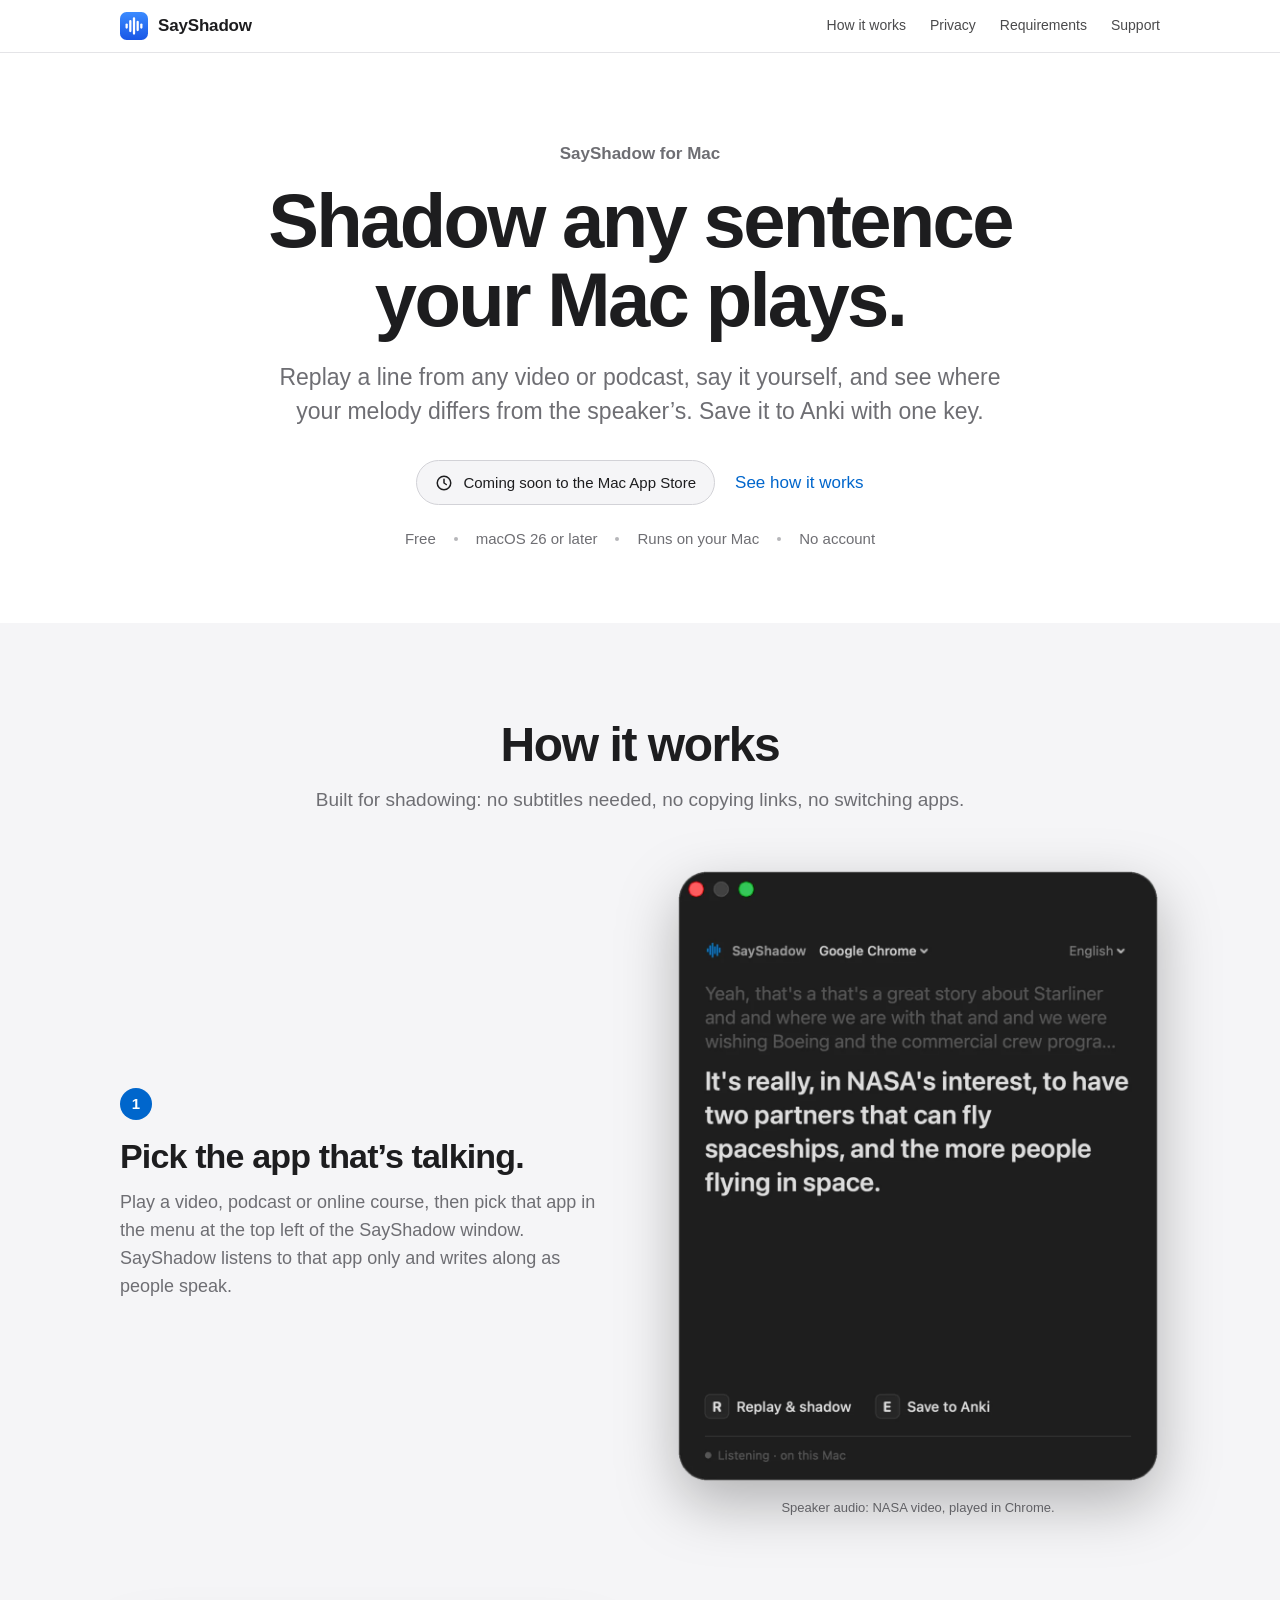
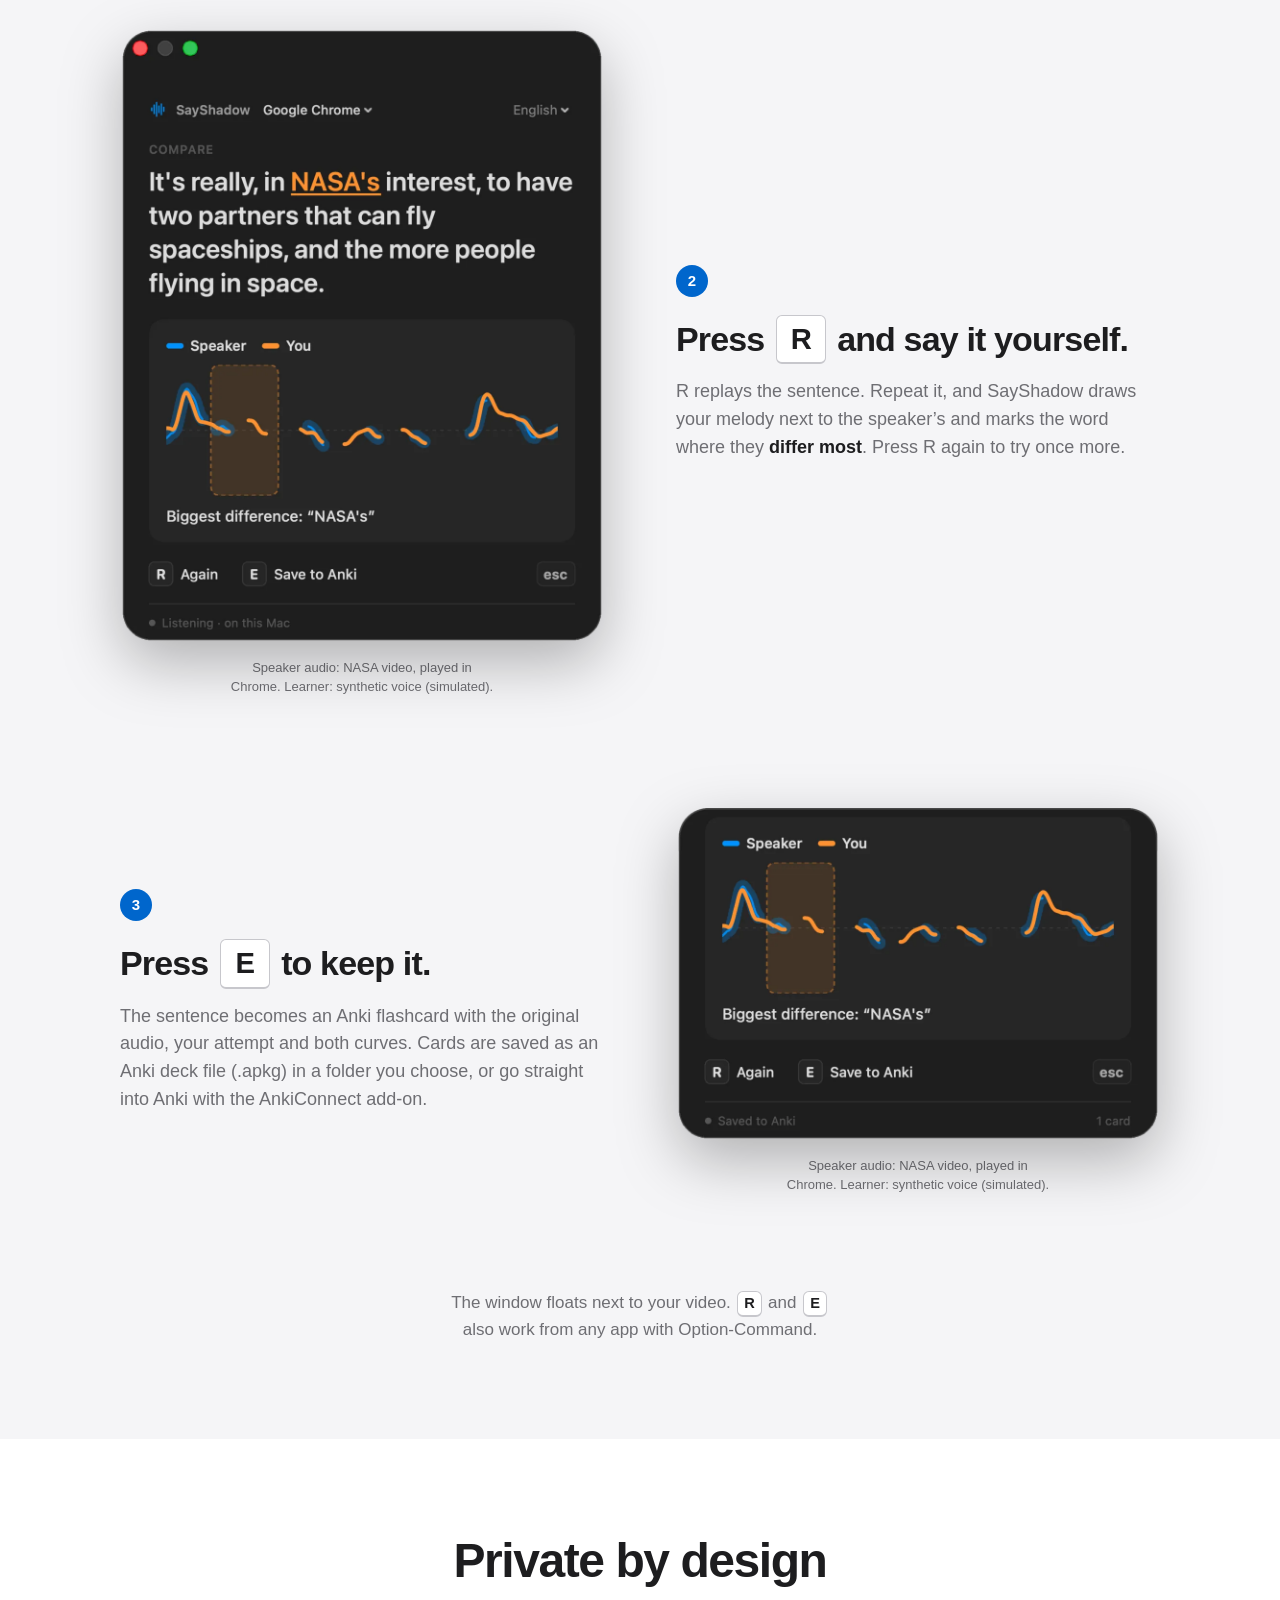
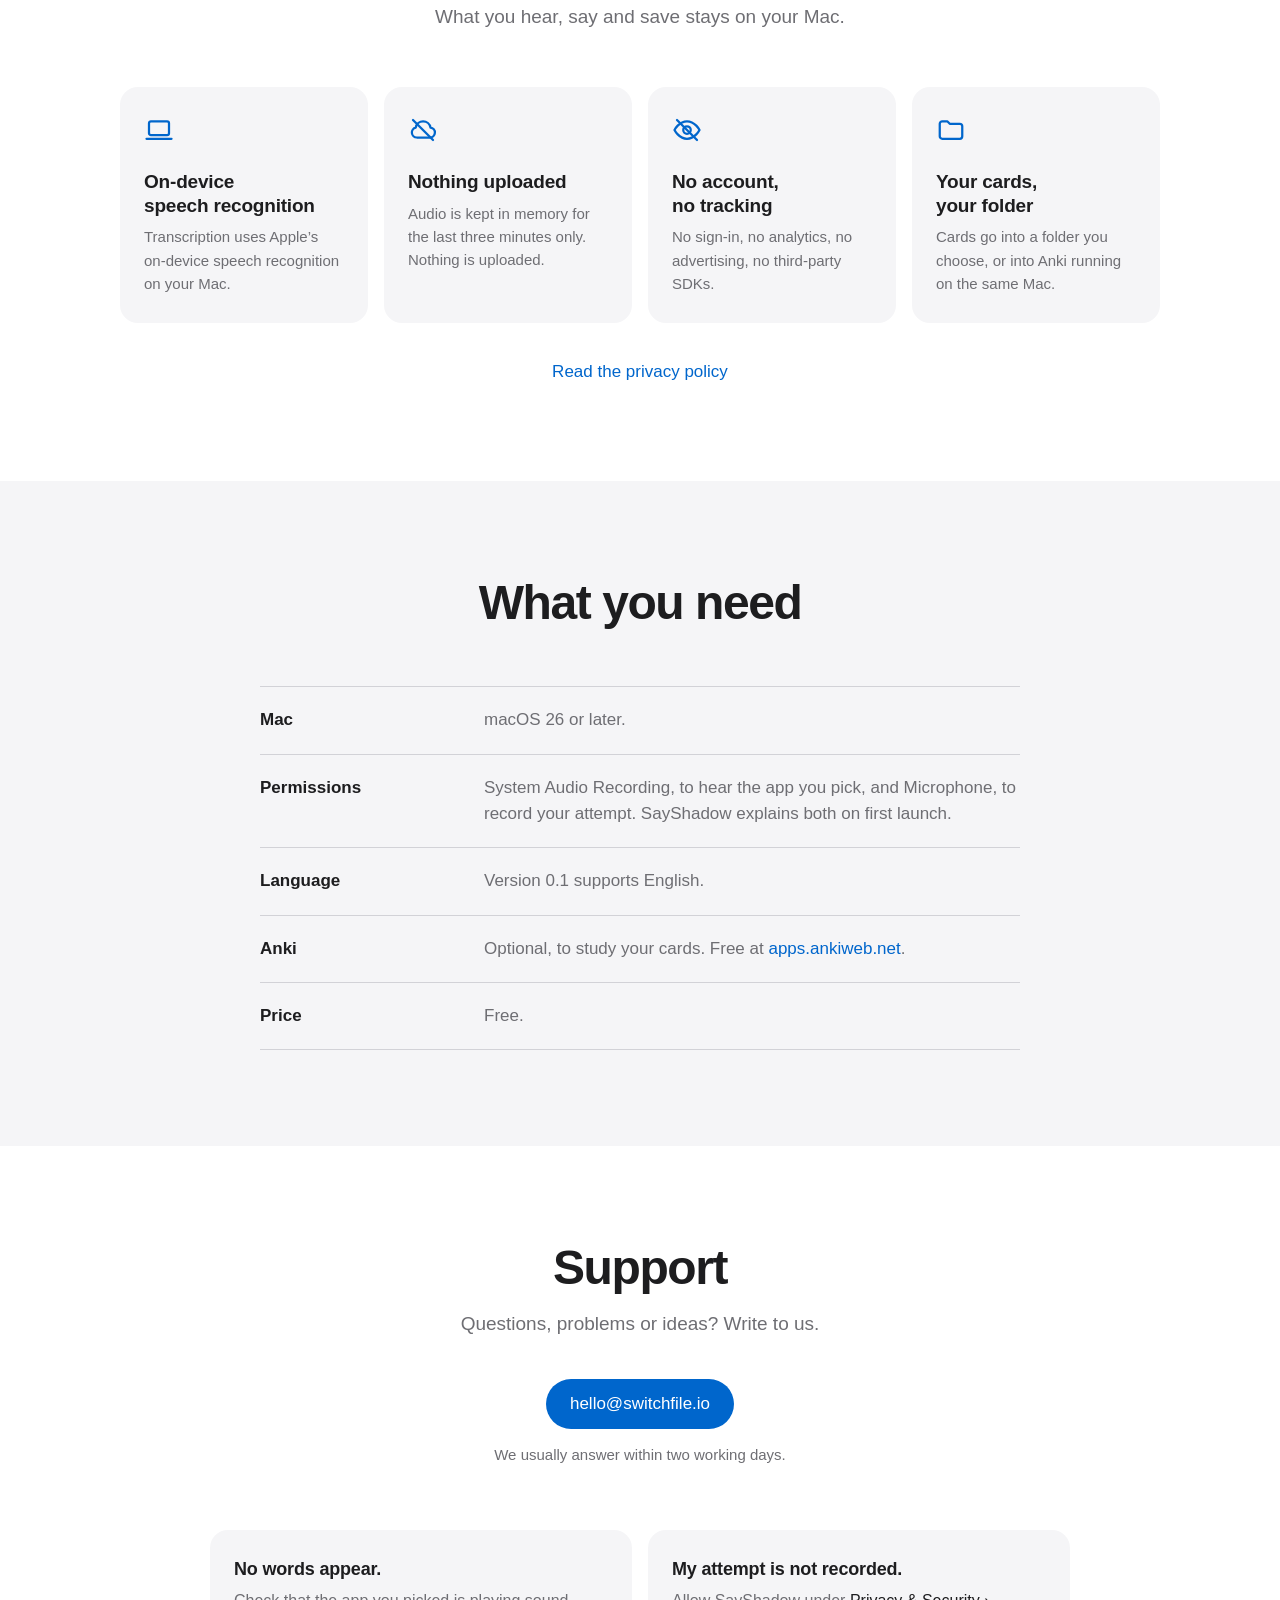
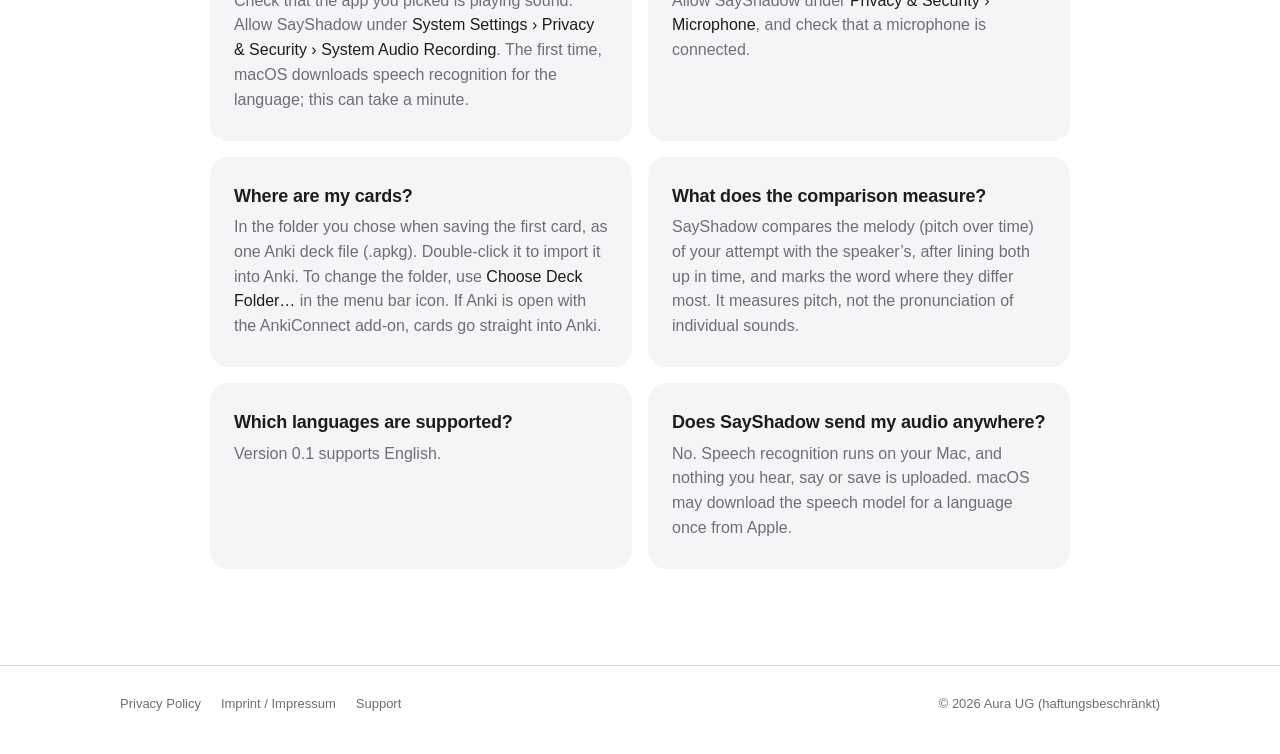
<file: index.html>
<!doctype html>
<html lang="en">
<head>
<meta charset="utf-8">
<meta name="viewport" content="width=device-width, initial-scale=1">
<title>SayShadow – Shadow any sentence your Mac plays</title>
<meta name="description" content="SayShadow for Mac: replay a line from any video or podcast, say it yourself and see where your melody differs from the speaker's. Save it to Anki with one key. Free, on-device, no account.">
<meta name="color-scheme" content="light dark">
<meta name="theme-color" content="#ffffff" media="(prefers-color-scheme: light)">
<meta name="theme-color" content="#000000" media="(prefers-color-scheme: dark)">
<link rel="canonical" href="https://florainx.github.io/sayshadow/">
<link rel="icon" type="image/svg+xml" href="data:image/svg+xml,%3Csvg xmlns='http://www.w3.org/2000/svg' viewBox='0 0 32 32'%3E%3Cdefs%3E%3ClinearGradient id='g' x1='0' y1='0' x2='0' y2='1'%3E%3Cstop offset='0' stop-color='%233b8bff'/%3E%3Cstop offset='1' stop-color='%231957e6'/%3E%3C/linearGradient%3E%3C/defs%3E%3Crect width='32' height='32' rx='7.5' fill='url(%23g)'/%3E%3Cg fill='%23fff'%3E%3Crect x='6.3' y='13' width='2.6' height='6' rx='1.3'/%3E%3Crect x='10.5' y='9' width='2.6' height='14' rx='1.3'/%3E%3Crect x='14.7' y='6' width='2.6' height='20' rx='1.3'/%3E%3Crect x='18.9' y='10' width='2.6' height='12' rx='1.3'/%3E%3Crect x='23.1' y='13' width='2.6' height='6' rx='1.3'/%3E%3C/g%3E%3C/svg%3E">
<meta property="og:type" content="website">
<meta property="og:site_name" content="SayShadow">
<meta property="og:title" content="SayShadow – Shadow any sentence your Mac plays">
<meta property="og:description" content="Replay a line from any video or podcast, say it yourself and see where your melody differs from the speaker's. Save it to Anki with one key.">
<meta property="og:url" content="https://florainx.github.io/sayshadow/">
<meta property="og:image" content="https://florainx.github.io/sayshadow/assets/og.jpg">
<meta property="og:image:width" content="1200">
<meta property="og:image:height" content="750">
<meta property="og:image:alt" content="The SayShadow window writing along with a video played in Chrome.">
<meta name="twitter:card" content="summary_large_image">
<link rel="stylesheet" href="style.css">
</head>
<body>
<a class="skip" href="#main">Skip to content</a>

<header class="site-header">
  <div class="wrap">
    <a class="brand" href="./" aria-label="SayShadow home">
      <svg viewBox="0 0 32 32" aria-hidden="true"><defs><linearGradient id="logo-g" x1="0" y1="0" x2="0" y2="1"><stop offset="0" stop-color="#3b8bff"/><stop offset="1" stop-color="#1957e6"/></linearGradient></defs><rect width="32" height="32" rx="7.5" fill="url(#logo-g)"/><g fill="#fff"><rect x="6.3" y="13" width="2.6" height="6" rx="1.3"/><rect x="10.5" y="9" width="2.6" height="14" rx="1.3"/><rect x="14.7" y="6" width="2.6" height="20" rx="1.3"/><rect x="18.9" y="10" width="2.6" height="12" rx="1.3"/><rect x="23.1" y="13" width="2.6" height="6" rx="1.3"/></g></svg>
      SayShadow
    </a>
    <nav class="site-nav" aria-label="Main">
      <a href="#how">How it works</a>
      <a href="#privacy">Privacy</a>
      <a href="#requirements">Requirements</a>
      <a class="keep" href="#support">Support</a>
    </nav>
  </div>
</header>

<main id="main">
  <div class="hero wrap">
    <p class="eyebrow">SayShadow for Mac</p>
    <h1>Shadow any sentence your Mac plays.</h1>
    <p class="lede">Replay a line from any video or podcast, say it yourself, and see where your melody differs from the speaker’s. Save it to Anki with one key.</p>
    <div class="hero-meta">
      <span class="badge">
        <svg viewBox="0 0 24 24" fill="none" stroke="currentColor" stroke-width="2" stroke-linecap="round" stroke-linejoin="round" aria-hidden="true"><circle cx="12" cy="12" r="9"/><path d="M12 7v5l3 2"/></svg>
        Coming soon to the Mac App Store
      </span>
      <a href="#how">See how it works</a>
    </div>
    <ul class="facts" aria-label="At a glance">
      <li>Free</li>
      <li>macOS 26 or later</li>
      <li>Runs on your Mac</li>
      <li>No account</li>
    </ul>
  </div>

  <section id="how" class="alt" aria-labelledby="how-title">
    <div class="wrap">
      <div class="section-head">
        <h2 id="how-title">How it works</h2>
        <p>Built for shadowing: no subtitles needed, no copying links, no switching apps.</p>
      </div>
      <ol class="steps">
        <li class="step">
          <div class="step-text">
            <span class="step-num" aria-hidden="true">1</span>
            <h3>Pick the app that’s talking.</h3>
            <p>Play a video, podcast or online course, then pick that app in the menu at the top left of the SayShadow window. SayShadow listens to that app only and writes along as people speak.</p>
          </div>
          <figure class="shot">
            <div class="frame"><img src="assets/win-transcript.webp" width="1000" height="1272" alt="SayShadow window with Google Chrome selected as the source, showing a live transcript. The current sentence reads: It’s really, in NASA’s interest, to have two partners that can fly spaceships, and the more people flying in space."></div>
            <figcaption>Speaker audio: NASA video, played in Chrome.</figcaption>
          </figure>
        </li>
        <li class="step">
          <div class="step-text">
            <span class="step-num" aria-hidden="true">2</span>
            <h3>Press <kbd>R</kbd> and say it yourself.</h3>
            <p>R replays the sentence. Repeat it, and SayShadow draws your melody next to the speaker’s and marks the word where they <strong>differ most</strong>. Press R again to try once more.</p>
          </div>
          <figure class="shot">
            <div class="frame"><img src="assets/win-compare.webp" width="1000" height="1272" loading="lazy" decoding="async" alt="Compare view: the speaker’s pitch curve in blue and the learner’s in orange, drawn on top of each other. The word NASA’s is highlighted as the biggest difference."></div>
            <figcaption>Speaker audio: NASA video, played in Chrome. Learner: synthetic voice (simulated).</figcaption>
          </figure>
        </li>
        <li class="step">
          <div class="step-text">
            <span class="step-num" aria-hidden="true">3</span>
            <h3>Press <kbd>E</kbd> to keep it.</h3>
            <p>The sentence becomes an Anki flashcard with the original audio, your attempt and both curves. Cards are saved as an Anki deck file (.apkg) in a folder you choose, or go straight into Anki with the AnkiConnect add-on.</p>
          </div>
          <figure class="shot">
            <div class="frame"><img src="assets/win-saved.webp" width="1000" height="688" loading="lazy" decoding="async" alt="Lower part of the compare view after pressing E: both pitch curves, the keys Again and Save to Anki, and the status line Saved to Anki, 1 card."></div>
            <figcaption>Speaker audio: NASA video, played in Chrome. Learner: synthetic voice (simulated).</figcaption>
          </figure>
        </li>
      </ol>
      <p class="tip">The window floats next to your video. <kbd>R</kbd> and <kbd>E</kbd> also work from any app with <span class="nowrap">Option-Command</span>.</p>
    </div>
  </section>

  <section id="privacy" aria-labelledby="privacy-title">
    <div class="wrap">
      <div class="section-head">
        <h2 id="privacy-title">Private by design</h2>
        <p>What you hear, say and save stays on your Mac.</p>
      </div>
      <div class="grid">
        <div class="card">
          <svg viewBox="0 0 24 24" fill="none" stroke="currentColor" stroke-width="1.8" stroke-linecap="round" stroke-linejoin="round" aria-hidden="true"><rect x="4" y="5" width="16" height="11" rx="1.5"/><path d="M2 19h20"/></svg>
          <h3>On-device speech recognition</h3>
          <p>Transcription uses Apple’s on-device speech recognition on your Mac.</p>
        </div>
        <div class="card">
          <svg viewBox="0 0 24 24" fill="none" stroke="currentColor" stroke-width="1.8" stroke-linecap="round" stroke-linejoin="round" aria-hidden="true"><path d="M7 18h10.5a4 4 0 0 0 .5-7.97A6 6 0 0 0 6.2 10.1 4 4 0 0 0 7 18z"/><path d="M4 4l16 16"/></svg>
          <h3>Nothing uploaded</h3>
          <p>Audio is kept in memory for the last three minutes only. Nothing is uploaded.</p>
        </div>
        <div class="card">
          <svg viewBox="0 0 24 24" fill="none" stroke="currentColor" stroke-width="1.8" stroke-linecap="round" stroke-linejoin="round" aria-hidden="true"><path d="M2 12s3.5-7 10-7 10 7 10 7-3.5 7-10 7S2 12 2 12z"/><circle cx="12" cy="12" r="3"/><path d="M4 4l16 16"/></svg>
          <h3>No account, no tracking</h3>
          <p>No sign-in, no analytics, no advertising, no third-party SDKs.</p>
        </div>
        <div class="card">
          <svg viewBox="0 0 24 24" fill="none" stroke="currentColor" stroke-width="1.8" stroke-linecap="round" stroke-linejoin="round" aria-hidden="true"><path d="M3 7a2 2 0 0 1 2-2h4l2 2h8a2 2 0 0 1 2 2v8a2 2 0 0 1-2 2H5a2 2 0 0 1-2-2z"/></svg>
          <h3>Your cards, your folder</h3>
          <p>Cards go into a folder you choose, or into Anki running on the same Mac.</p>
        </div>
      </div>
      <p class="more"><a href="privacy.html">Read the privacy policy</a></p>
    </div>
  </section>

  <section id="requirements" class="alt" aria-labelledby="req-title">
    <div class="wrap">
      <div class="section-head">
        <h2 id="req-title">What you need</h2>
      </div>
      <dl class="specs">
        <div><dt>Mac</dt><dd>macOS 26 or later.</dd></div>
        <div><dt>Permissions</dt><dd>System Audio Recording, to hear the app you pick, and Microphone, to record your attempt. SayShadow explains both on first launch.</dd></div>
        <div><dt>Language</dt><dd>Version 0.1 supports English.</dd></div>
        <div><dt>Anki</dt><dd>Optional, to study your cards. Free at <a href="https://apps.ankiweb.net/">apps.ankiweb.net</a>.</dd></div>
        <div><dt>Price</dt><dd>Free.</dd></div>
      </dl>
    </div>
  </section>

  <section id="support" aria-labelledby="support-title">
    <div class="wrap">
      <div class="section-head">
        <h2 id="support-title">Support</h2>
        <p>Questions, problems or ideas? Write to us.</p>
      </div>
      <div class="contact">
        <a class="button" href="mailto:hello@switchfile.io?subject=SayShadow">hello@switchfile.io</a>
        <p>We usually answer within two working days.</p>
      </div>
      <h2 class="visually-hidden" id="faq-title">Common questions</h2>
      <div class="faq" role="list" aria-labelledby="faq-title">
        <div class="card" role="listitem">
          <h3>No words appear.</h3>
          <p>Check that the app you picked is playing sound. Allow SayShadow under <i>System Settings › Privacy &amp; Security › System Audio Recording</i>. The first time, macOS downloads speech recognition for the language; this can take a minute.</p>
        </div>
        <div class="card" role="listitem">
          <h3>My attempt is not recorded.</h3>
          <p>Allow SayShadow under <i>Privacy &amp; Security › Microphone</i>, and check that a microphone is connected.</p>
        </div>
        <div class="card" role="listitem">
          <h3>Where are my cards?</h3>
          <p>In the folder you chose when saving the first card, as one Anki deck file (.apkg). Double-click it to import it into Anki. To change the folder, use <i>Choose Deck Folder…</i> in the menu bar icon. If Anki is open with the AnkiConnect add-on, cards go straight into Anki.</p>
        </div>
        <div class="card" role="listitem">
          <h3>What does the comparison measure?</h3>
          <p>SayShadow compares the melody (pitch over time) of your attempt with the speaker’s, after lining both up in time, and marks the word where they differ most. It measures pitch, not the pronunciation of individual sounds.</p>
        </div>
        <div class="card" role="listitem">
          <h3>Which languages are supported?</h3>
          <p>Version 0.1 supports English.</p>
        </div>
        <div class="card" role="listitem">
          <h3>Does SayShadow send my audio anywhere?</h3>
          <p>No. Speech recognition runs on your Mac, and nothing you hear, say or save is uploaded. macOS may download the speech model for a language once from Apple.</p>
        </div>
      </div>
    </div>
  </section>
</main>

<footer class="site-footer">
  <div class="wrap">
    <nav aria-label="Legal">
      <a href="privacy.html">Privacy Policy</a>
      <a href="imprint.html">Imprint / Impressum</a>
      <a href="#support">Support</a>
    </nav>
    <p>© 2026 Aura UG (haftungsbeschränkt)</p>
  </div>
</footer>
</body>
</html>
</file>
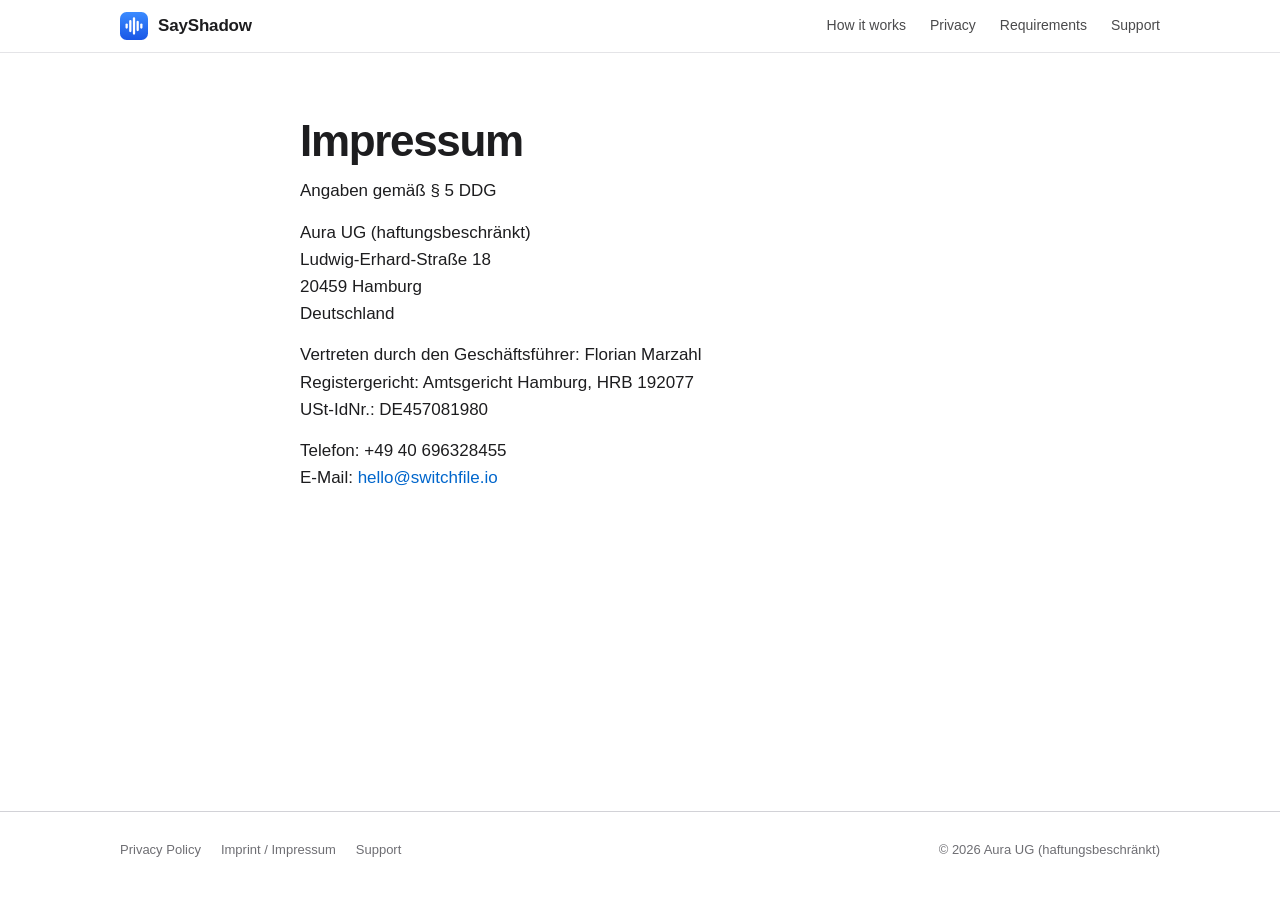
<file: imprint.html>
<!doctype html>
<html lang="de"><head><meta charset="utf-8"><meta name="viewport" content="width=device-width, initial-scale=1">
<title>SayShadow – Impressum</title>
<meta name="color-scheme" content="light dark">
<meta name="theme-color" content="#ffffff" media="(prefers-color-scheme: light)">
<meta name="theme-color" content="#000000" media="(prefers-color-scheme: dark)">
<link rel="canonical" href="https://florainx.github.io/sayshadow/imprint.html">
<link rel="icon" type="image/svg+xml" href="data:image/svg+xml,%3Csvg xmlns='http://www.w3.org/2000/svg' viewBox='0 0 32 32'%3E%3Cdefs%3E%3ClinearGradient id='g' x1='0' y1='0' x2='0' y2='1'%3E%3Cstop offset='0' stop-color='%233b8bff'/%3E%3Cstop offset='1' stop-color='%231957e6'/%3E%3C/linearGradient%3E%3C/defs%3E%3Crect width='32' height='32' rx='7.5' fill='url(%23g)'/%3E%3Cg fill='%23fff'%3E%3Crect x='6.3' y='13' width='2.6' height='6' rx='1.3'/%3E%3Crect x='10.5' y='9' width='2.6' height='14' rx='1.3'/%3E%3Crect x='14.7' y='6' width='2.6' height='20' rx='1.3'/%3E%3Crect x='18.9' y='10' width='2.6' height='12' rx='1.3'/%3E%3Crect x='23.1' y='13' width='2.6' height='6' rx='1.3'/%3E%3C/g%3E%3C/svg%3E">
<link rel="stylesheet" href="style.css">
</head><body>
<a class="skip" href="#main" lang="en">Skip to content</a>

<header class="site-header" lang="en">
  <div class="wrap">
    <a class="brand" href="./" aria-label="SayShadow home">
      <svg viewBox="0 0 32 32" aria-hidden="true"><defs><linearGradient id="logo-g" x1="0" y1="0" x2="0" y2="1"><stop offset="0" stop-color="#3b8bff"/><stop offset="1" stop-color="#1957e6"/></linearGradient></defs><rect width="32" height="32" rx="7.5" fill="url(#logo-g)"/><g fill="#fff"><rect x="6.3" y="13" width="2.6" height="6" rx="1.3"/><rect x="10.5" y="9" width="2.6" height="14" rx="1.3"/><rect x="14.7" y="6" width="2.6" height="20" rx="1.3"/><rect x="18.9" y="10" width="2.6" height="12" rx="1.3"/><rect x="23.1" y="13" width="2.6" height="6" rx="1.3"/></g></svg>
      SayShadow
    </a>
    <nav class="site-nav" aria-label="Main">
      <a href="./#how">How it works</a>
      <a href="./#privacy">Privacy</a>
      <a href="./#requirements">Requirements</a>
      <a class="keep" href="./#support">Support</a>
    </nav>
  </div>
</header>

<main id="main" class="legal">
<h1>Impressum</h1>
<p>Angaben gemäß § 5 DDG</p>
<p>Aura UG (haftungsbeschränkt)<br>Ludwig-Erhard-Straße 18<br>20459 Hamburg<br>Deutschland</p>
<p>Vertreten durch den Geschäftsführer: Florian Marzahl<br>Registergericht: Amtsgericht Hamburg, HRB 192077<br>USt-IdNr.: DE457081980</p>
<p>Telefon: +49 40 696328455<br>E-Mail: <a href="mailto:hello@switchfile.io">hello@switchfile.io</a></p>
</main>

<footer class="site-footer" lang="en">
  <div class="wrap">
    <nav aria-label="Legal">
      <a href="privacy.html">Privacy Policy</a>
      <a href="imprint.html">Imprint / Impressum</a>
      <a href="./#support">Support</a>
    </nav>
    <p>© 2026 Aura UG (haftungsbeschränkt)</p>
  </div>
</footer>
</body></html>
</file>
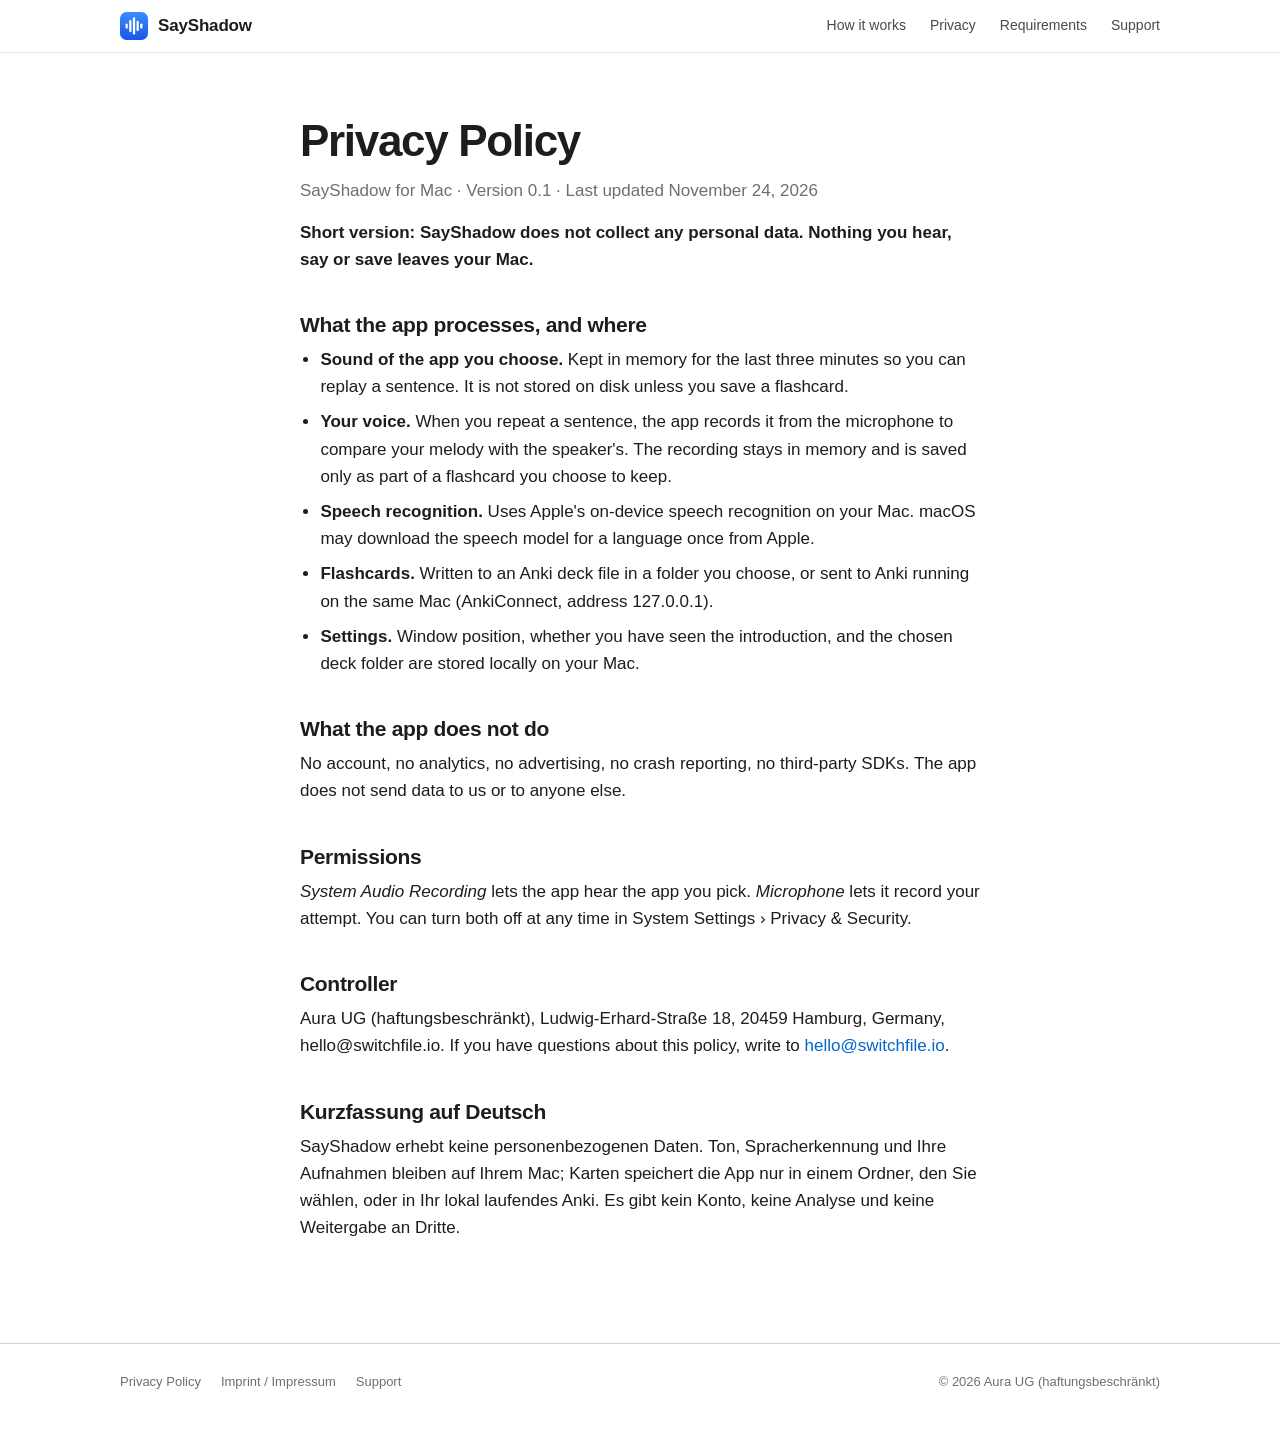
<file: privacy.html>
<!doctype html>
<html lang="en"><head><meta charset="utf-8"><meta name="viewport" content="width=device-width, initial-scale=1">
<title>SayShadow – Privacy Policy</title>
<meta name="color-scheme" content="light dark">
<meta name="theme-color" content="#ffffff" media="(prefers-color-scheme: light)">
<meta name="theme-color" content="#000000" media="(prefers-color-scheme: dark)">
<link rel="canonical" href="https://florainx.github.io/sayshadow/privacy.html">
<link rel="icon" type="image/svg+xml" href="data:image/svg+xml,%3Csvg xmlns='http://www.w3.org/2000/svg' viewBox='0 0 32 32'%3E%3Cdefs%3E%3ClinearGradient id='g' x1='0' y1='0' x2='0' y2='1'%3E%3Cstop offset='0' stop-color='%233b8bff'/%3E%3Cstop offset='1' stop-color='%231957e6'/%3E%3C/linearGradient%3E%3C/defs%3E%3Crect width='32' height='32' rx='7.5' fill='url(%23g)'/%3E%3Cg fill='%23fff'%3E%3Crect x='6.3' y='13' width='2.6' height='6' rx='1.3'/%3E%3Crect x='10.5' y='9' width='2.6' height='14' rx='1.3'/%3E%3Crect x='14.7' y='6' width='2.6' height='20' rx='1.3'/%3E%3Crect x='18.9' y='10' width='2.6' height='12' rx='1.3'/%3E%3Crect x='23.1' y='13' width='2.6' height='6' rx='1.3'/%3E%3C/g%3E%3C/svg%3E">
<link rel="stylesheet" href="style.css">
</head>
<body>
<a class="skip" href="#main">Skip to content</a>

<header class="site-header">
  <div class="wrap">
    <a class="brand" href="./" aria-label="SayShadow home">
      <svg viewBox="0 0 32 32" aria-hidden="true"><defs><linearGradient id="logo-g" x1="0" y1="0" x2="0" y2="1"><stop offset="0" stop-color="#3b8bff"/><stop offset="1" stop-color="#1957e6"/></linearGradient></defs><rect width="32" height="32" rx="7.5" fill="url(#logo-g)"/><g fill="#fff"><rect x="6.3" y="13" width="2.6" height="6" rx="1.3"/><rect x="10.5" y="9" width="2.6" height="14" rx="1.3"/><rect x="14.7" y="6" width="2.6" height="20" rx="1.3"/><rect x="18.9" y="10" width="2.6" height="12" rx="1.3"/><rect x="23.1" y="13" width="2.6" height="6" rx="1.3"/></g></svg>
      SayShadow
    </a>
    <nav class="site-nav" aria-label="Main">
      <a href="./#how">How it works</a>
      <a href="./#privacy">Privacy</a>
      <a href="./#requirements">Requirements</a>
      <a class="keep" href="./#support">Support</a>
    </nav>
  </div>
</header>

<main id="main" class="legal">
<h1>Privacy Policy</h1>
<p class="muted">SayShadow for Mac · Version 0.1 · Last updated November 24, 2026</p>

<p><b>Short version: SayShadow does not collect any personal data. Nothing you hear, say or save leaves your Mac.</b></p>

<h2>What the app processes, and where</h2>
<ul>
<li><b>Sound of the app you choose.</b> Kept in memory for the last three minutes so you can replay a sentence. It is not stored on disk unless you save a flashcard.</li>
<li><b>Your voice.</b> When you repeat a sentence, the app records it from the microphone to compare your melody with the speaker's. The recording stays in memory and is saved only as part of a flashcard you choose to keep.</li>
<li><b>Speech recognition.</b> Uses Apple's on-device speech recognition on your Mac. macOS may download the speech model for a language once from Apple.</li>
<li><b>Flashcards.</b> Written to an Anki deck file in a folder you choose, or sent to Anki running on the same Mac (AnkiConnect, address 127.0.0.1).</li>
<li><b>Settings.</b> Window position, whether you have seen the introduction, and the chosen deck folder are stored locally on your Mac.</li>
</ul>

<h2>What the app does not do</h2>
<p>No account, no analytics, no advertising, no crash reporting, no third-party SDKs. The app does not send data to us or to anyone else.</p>

<h2>Permissions</h2>
<p><i>System Audio Recording</i> lets the app hear the app you pick. <i>Microphone</i> lets it record your attempt. You can turn both off at any time in System Settings › Privacy &amp; Security.</p>

<h2>Controller</h2>
<p>Aura UG (haftungsbeschränkt), Ludwig-Erhard-Straße 18, 20459 Hamburg, Germany, hello@switchfile.io. If you have questions about this policy, write to <a href="mailto:hello@switchfile.io">hello@switchfile.io</a>.</p>

<h2 lang="de">Kurzfassung auf Deutsch</h2>
<p lang="de">SayShadow erhebt keine personenbezogenen Daten. Ton, Spracherkennung und Ihre Aufnahmen bleiben auf Ihrem Mac; Karten speichert die App nur in einem Ordner, den Sie wählen, oder in Ihr lokal laufendes Anki. Es gibt kein Konto, keine Analyse und keine Weitergabe an Dritte.</p>
</main>

<footer class="site-footer">
  <div class="wrap">
    <nav aria-label="Legal">
      <a href="privacy.html">Privacy Policy</a>
      <a href="imprint.html">Imprint / Impressum</a>
      <a href="./#support">Support</a>
    </nav>
    <p>© 2026 Aura UG (haftungsbeschränkt)</p>
  </div>
</footer>
</body></html>
</file>
<file: style.css>
/* SayShadow – gemeinsames Stylesheet für Support, Datenschutz und Impressum */

:root {
  color-scheme: light dark;
  --bg: #ffffff;
  --surface: #f5f5f7;
  --card: #ffffff;
  --fg: #1d1d1f;
  --muted: #6e6e73;
  --line: #d2d2d7;
  --accent: #0066cc;
  --key-bg: #ffffff;
  --key-line: #c7c7cc;
  --shadow: 0 24px 48px -16px rgba(0, 0, 0, .28), 0 8px 16px -8px rgba(0, 0, 0, .18);
  --radius: 18px;
  --wrap: 1080px;
  --gutter: 20px;
}

@media (prefers-color-scheme: dark) {
  :root {
    --bg: #000000;
    --surface: #111113;
    --card: #1c1c1e;
    --fg: #f5f5f7;
    --muted: #a1a1a6;
    --line: #38383a;
    --accent: #2997ff;
    --key-bg: #2c2c2e;
    --key-line: #48484a;
    --shadow: 0 24px 48px -16px rgba(0, 0, 0, .9), 0 0 0 1px rgba(255, 255, 255, .04);
  }
}

*, *::before, *::after { box-sizing: border-box; }

html { -webkit-text-size-adjust: 100%; scroll-behavior: smooth; scroll-padding-top: 72px; }
@media (prefers-reduced-motion: reduce) { html { scroll-behavior: auto; } }

body {
  margin: 0;
  background: var(--bg);
  color: var(--fg);
  font: 17px/1.55 -apple-system, BlinkMacSystemFont, "SF Pro Text", "Segoe UI", Roboto, "Helvetica Neue", Arial, sans-serif;
  -webkit-font-smoothing: antialiased;
  text-rendering: optimizeLegibility;
}
/* Fußzeile auch auf kurzen Seiten (Impressum) unten halten */
body { min-height: 100vh; display: flex; flex-direction: column; }
body > main { flex: 1 0 auto; }
.legal { width: 100%; }

img { max-width: 100%; height: auto; display: block; }
a { color: var(--accent); text-decoration: none; }
a:hover { text-decoration: underline; }
a:focus-visible, summary:focus-visible { outline: 2px solid var(--accent); outline-offset: 3px; border-radius: 4px; }

h1, h2, h3 { margin: 0; letter-spacing: -0.02em; line-height: 1.1; text-wrap: balance; }
.lede, .section-head p, .tip, .shot figcaption { text-wrap: balance; }
p { margin: 0; }

.wrap { max-width: var(--wrap); margin: 0 auto; padding: 0 var(--gutter); }
.muted { color: var(--muted); }
.nowrap { white-space: nowrap; }
.visually-hidden { position: absolute; width: 1px; height: 1px; margin: -1px; padding: 0; overflow: hidden; clip: rect(0 0 0 0); white-space: nowrap; border: 0; }

.skip {
  position: absolute; left: 12px; top: -60px; z-index: 10;
  background: var(--fg); color: var(--bg); padding: 8px 14px; border-radius: 8px;
}
.skip:focus { top: 12px; }

/* Kopfzeile */
.site-header {
  position: sticky; top: 0; z-index: 5;
  background: color-mix(in srgb, var(--bg) 80%, transparent);
  -webkit-backdrop-filter: saturate(180%) blur(20px);
  backdrop-filter: saturate(180%) blur(20px);
  border-bottom: 1px solid color-mix(in srgb, var(--line) 60%, transparent);
}
.site-header .wrap { display: flex; align-items: center; justify-content: space-between; height: 52px; gap: 16px; }
.brand { display: inline-flex; align-items: center; gap: 10px; color: var(--fg); font-weight: 600; font-size: 17px; letter-spacing: -0.01em; }
.brand:hover { text-decoration: none; }
.brand svg { width: 28px; height: 28px; flex: none; }
.site-nav { display: flex; gap: 24px; font-size: 14px; }
.site-nav a { color: var(--fg); opacity: .8; }
.site-nav a:hover { opacity: 1; text-decoration: none; }

/* Hero */
.hero { text-align: center; padding-top: 88px; padding-bottom: 72px; }
.eyebrow { font-size: 17px; font-weight: 600; color: var(--muted); margin-bottom: 14px; }
.hero h1 { font-size: clamp(40px, 7.2vw, 76px); font-weight: 700; letter-spacing: -0.035em; line-height: 1.04; max-width: 13em; margin: 0 auto; }
.hero .lede { font-size: clamp(19px, 2.3vw, 23px); line-height: 1.45; color: var(--muted); max-width: 34em; margin: 22px auto 0; }
.hero-meta { display: flex; flex-wrap: wrap; justify-content: center; align-items: center; gap: 12px 20px; margin-top: 32px; }
.badge {
  display: inline-flex; align-items: center; gap: 10px;
  padding: 10px 18px; border-radius: 999px;
  background: var(--surface); border: 1px solid var(--line);
  font-size: 15px; font-weight: 500;
}
.badge svg { width: 18px; height: 18px; flex: none; }
.facts { display: flex; flex-wrap: wrap; justify-content: center; gap: 6px 18px; margin: 22px 0 0; padding: 0; list-style: none; font-size: 15px; color: var(--muted); }
.facts li { display: inline-flex; align-items: center; gap: 6px; }
.facts li + li::before { content: ""; width: 4px; height: 4px; border-radius: 50%; background: currentColor; opacity: .5; margin-right: 12px; }

/* Abschnitte */
section { padding: 96px 0; }
.alt { background: var(--surface); }
.section-head { text-align: center; max-width: 40em; margin: 0 auto 56px; }
.section-head h2 { font-size: clamp(32px, 4.6vw, 48px); font-weight: 700; letter-spacing: -0.03em; }
.section-head p { font-size: 19px; color: var(--muted); margin-top: 14px; }

/* Ablauf in drei Schritten */
.steps { list-style: none; margin: 0; padding: 0; display: grid; gap: 112px; }
.step { display: grid; grid-template-columns: 1fr 1fr; align-items: center; gap: 72px; }
.step:nth-child(even) .step-text { order: 2; }
.step-num {
  display: inline-grid; place-items: center; width: 32px; height: 32px; border-radius: 50%;
  background: var(--accent); color: #fff; font-size: 15px; font-weight: 600; margin-bottom: 18px;
}
@media (prefers-color-scheme: dark) { .step-num { color: #000; } }
.step h3 { font-size: clamp(26px, 3.2vw, 34px); font-weight: 700; letter-spacing: -0.025em; }
.step-text p { margin-top: 14px; font-size: 18px; color: var(--muted); max-width: 30em; }
.step-text p strong { color: var(--fg); font-weight: 600; }
.shot { margin: 0; }
/* Schatten über filter, damit er den runden Fensterecken (Alpha) folgt */
.frame { max-width: 480px; margin: 0 auto; filter: drop-shadow(0 22px 30px rgba(0, 0, 0, .28)); }
.shot img { width: 100%; }
.shot figcaption { font-size: 13px; line-height: 1.45; color: var(--muted); text-align: center; margin: 18px auto 0; max-width: 30em; }
.tip { margin: 96px auto 0; max-width: 40em; text-align: center; font-size: 17px; color: var(--muted); }

kbd {
  display: inline-block; min-width: 1.7em; padding: 0 .4em; margin: 0 .1em;
  font: 600 .86em/1.6 -apple-system, BlinkMacSystemFont, "SF Pro Text", "Segoe UI", Roboto, sans-serif;
  text-align: center; color: var(--fg);
  background: var(--key-bg); border: 1px solid var(--key-line); border-bottom-width: 2px; border-radius: 6px;
  vertical-align: .06em;
}

/* Datenschutz-Karten und Anforderungen */
.grid { display: grid; grid-template-columns: repeat(4, 1fr); gap: 16px; }
.card { background: var(--surface); border-radius: var(--radius); padding: 28px 24px; }
.alt .card { background: var(--card); }
.card svg { width: 30px; height: 30px; color: var(--accent); margin-bottom: 16px; }
.card h3 { font-size: 19px; font-weight: 600; letter-spacing: -0.01em; line-height: 1.25; }
.card p { margin-top: 8px; font-size: 15px; color: var(--muted); }
.more { text-align: center; margin-top: 36px; font-size: 17px; }

.specs { max-width: 760px; margin: 0 auto; border-top: 1px solid var(--line); }
.specs div { display: grid; grid-template-columns: 200px 1fr; gap: 24px; padding: 20px 0; border-bottom: 1px solid var(--line); }
.specs dt { font-weight: 600; }
.specs dd { margin: 0; color: var(--muted); }

/* Support und FAQ */
.contact { text-align: center; margin: -16px auto 64px; }
.button {
  display: inline-block; padding: 12px 24px; border-radius: 999px;
  background: var(--accent); color: #fff; font-size: 17px; font-weight: 500;
}
@media (prefers-color-scheme: dark) { .button { color: #000; } }
.button:hover { text-decoration: none; filter: brightness(1.08); }
.contact p { margin-top: 14px; font-size: 15px; color: var(--muted); }
.faq { max-width: 860px; margin: 0 auto; display: grid; grid-template-columns: 1fr 1fr; gap: 16px; }
.faq .card h3 { font-size: 18px; }
.faq .card p { font-size: 16px; line-height: 1.55; }
.faq i { font-style: normal; color: var(--fg); }

/* Fußzeile */
.site-footer { border-top: 1px solid var(--line); padding: 28px 0 40px; font-size: 13px; color: var(--muted); }
.site-footer .wrap { display: flex; flex-wrap: wrap; justify-content: space-between; gap: 12px 24px; }
.site-footer nav { display: flex; flex-wrap: wrap; gap: 8px 20px; }
.site-footer a { color: var(--muted); }
.site-footer a:hover { color: var(--fg); }

/* Rechtstexte (Datenschutz, Impressum) */
.legal { max-width: 720px; margin: 0 auto; padding: 64px var(--gutter) 88px; }
.legal h1 { font-size: clamp(34px, 5vw, 44px); font-weight: 700; letter-spacing: -0.03em; margin-bottom: 12px; }
.legal h2 { font-size: 21px; font-weight: 600; letter-spacing: -0.015em; margin: 40px 0 10px; }
.legal p, .legal ul { margin: 0 0 14px; line-height: 1.6; }
.legal ul { padding-left: 1.2em; }
.legal li { margin-bottom: 8px; }

@media (max-width: 960px) {
  .grid { grid-template-columns: 1fr 1fr; }
}

@media (max-width: 760px) {
  :root { --gutter: 16px; }
  body { font-size: 16px; }
  .site-nav a:not(.keep) { display: none; }
  .hero { padding-top: 56px; padding-bottom: 48px; }
  .facts { gap: 6px 16px; }
  .facts li + li::before { display: none; }
  section { padding: 64px 0; }
  .section-head { margin-bottom: 40px; }
  .steps { gap: 72px; }
  .step { grid-template-columns: 1fr; gap: 28px; }
  .step:nth-child(even) .step-text { order: 0; }
  .step-text p { font-size: 17px; }
  .frame { max-width: 400px; }
  .tip { margin-top: 64px; }
  .grid, .faq { grid-template-columns: 1fr; }
  .card { padding: 24px 20px; }
  .specs div { grid-template-columns: 1fr; gap: 4px; padding: 16px 0; }
  .contact { margin-top: -8px; }
  .site-footer .wrap { flex-direction: column; }
  .legal { padding-top: 40px; }
}
</file>
